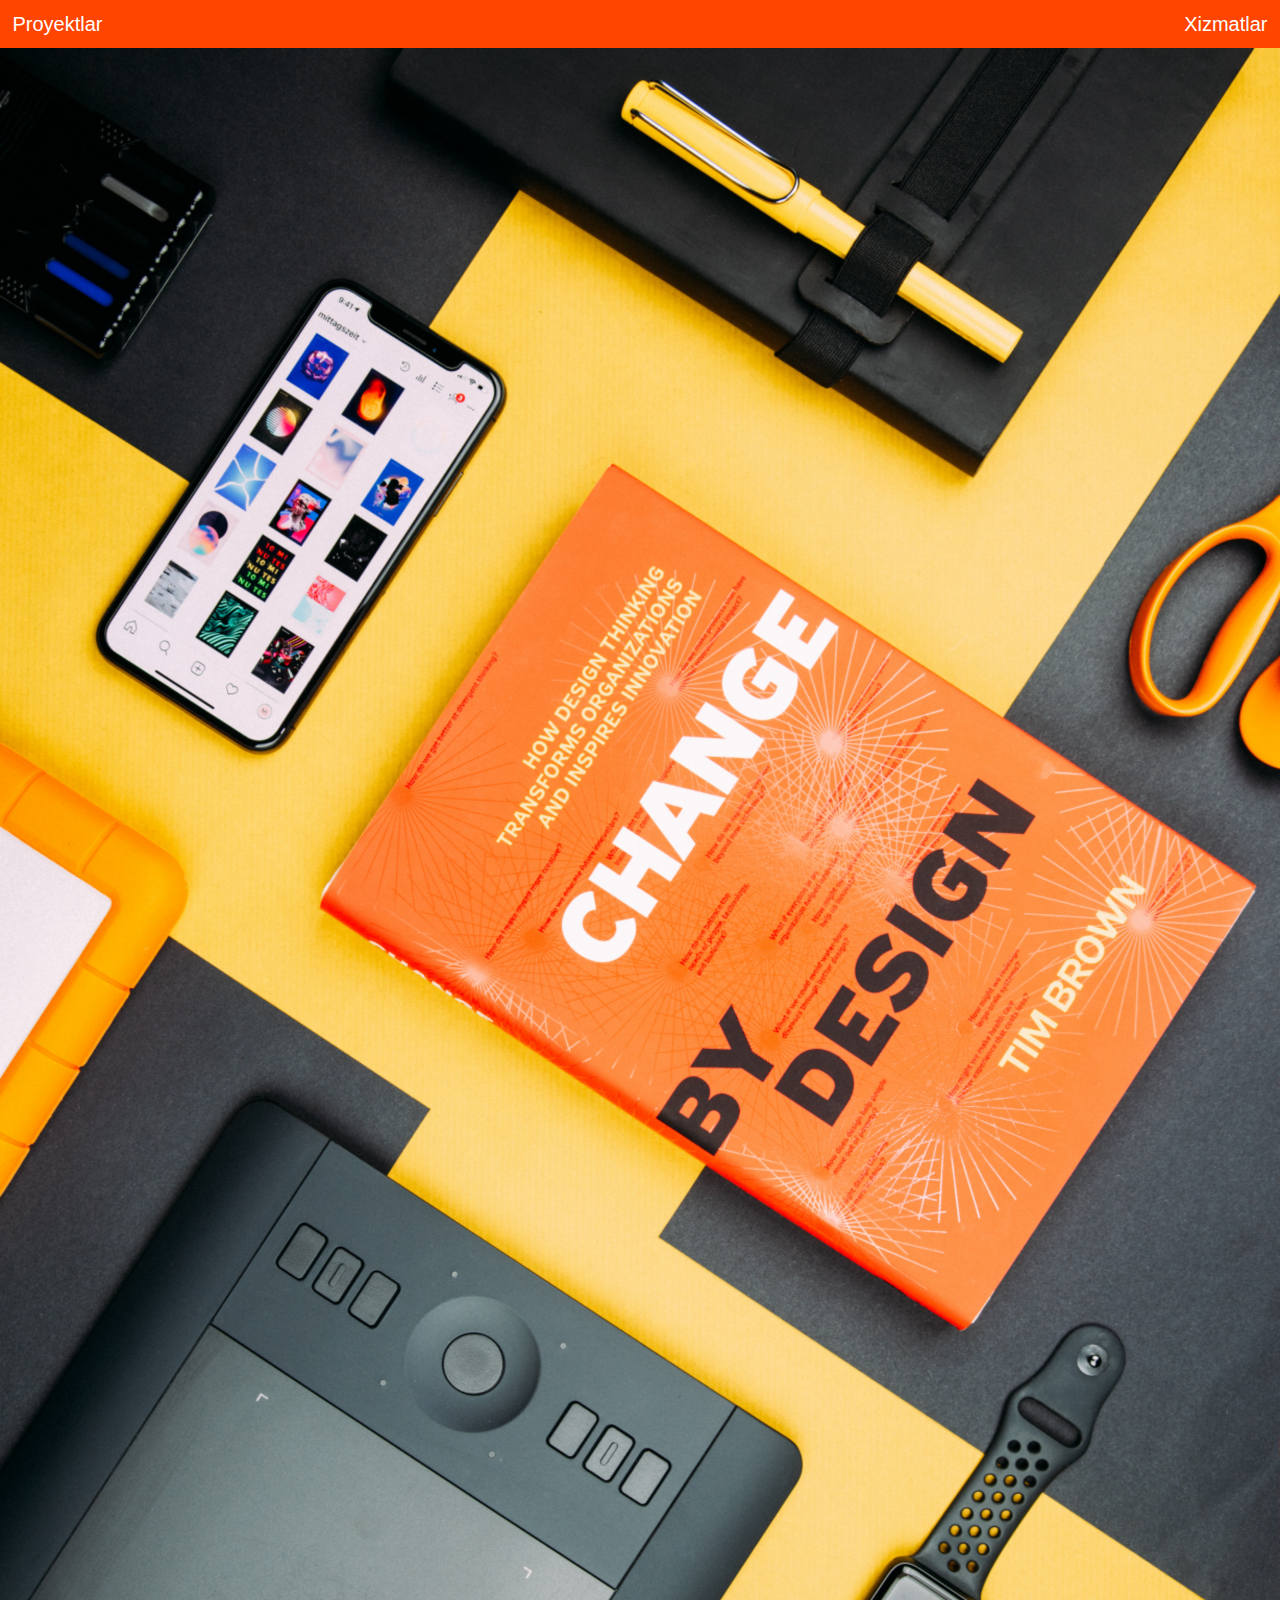
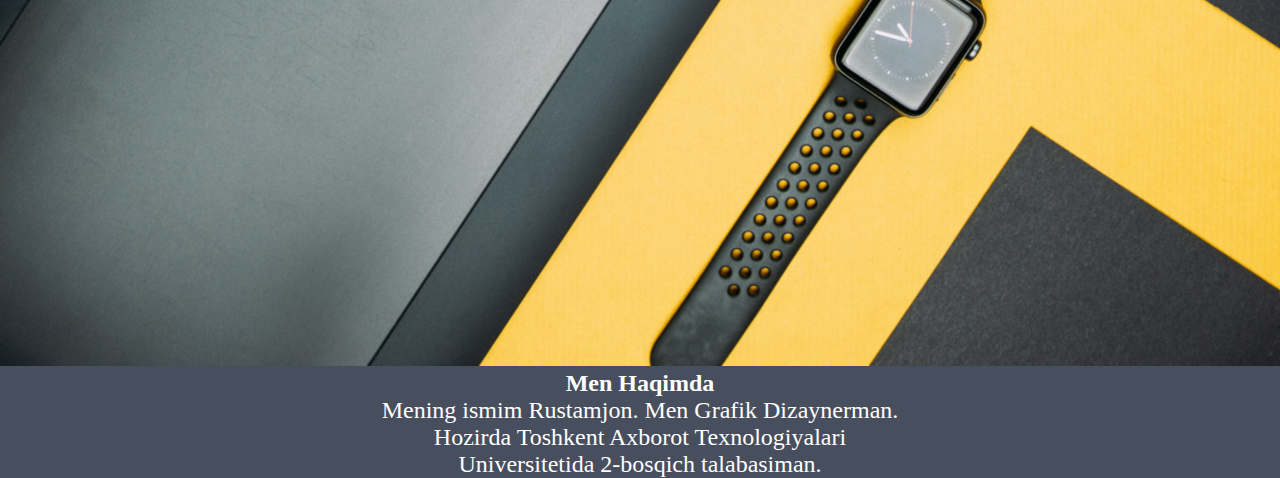
<file: index.html>
<!DOCTYPE html>
<html lang="en" dir="ltr">

<head>
  <meta charset="utf-8">
  <link rel="stylesheet" href="css/styles.css">
  <meta name="viewport" content="width=device-width, initial-scale=1.0">
  <title>Bosh sahifa</title>
  <link rel="icon" href="favicon/favicon1.png">
</head>

<body>


  <header class="main-header">
    <ul class="nav">
      <span class="proy">
        <li><a href="projects.html">Proyektlar</a></li>
      </span>
      <span>
        <li><a href="works.html">Xizmatlar</a></li>
      </span>
    </ul>
  </header>

          <img src="img/design.jpg" alt="rasm" class="responsive">


<footer class="bottom2">
  <h1 class="men-haqimda">Men Haqimda</h1>
  <p class="men-haqimda">Mening ismim Rustamjon. Men Grafik Dizaynerman.</p>
  <p class="men-haqimda">Hozirda Toshkent Axborot Texnologiyalari</p>
  <p class="men-haqimda">Universitetida 2-bosqich talabasiman.</p>
</footer>

</body>

</html>
</file>
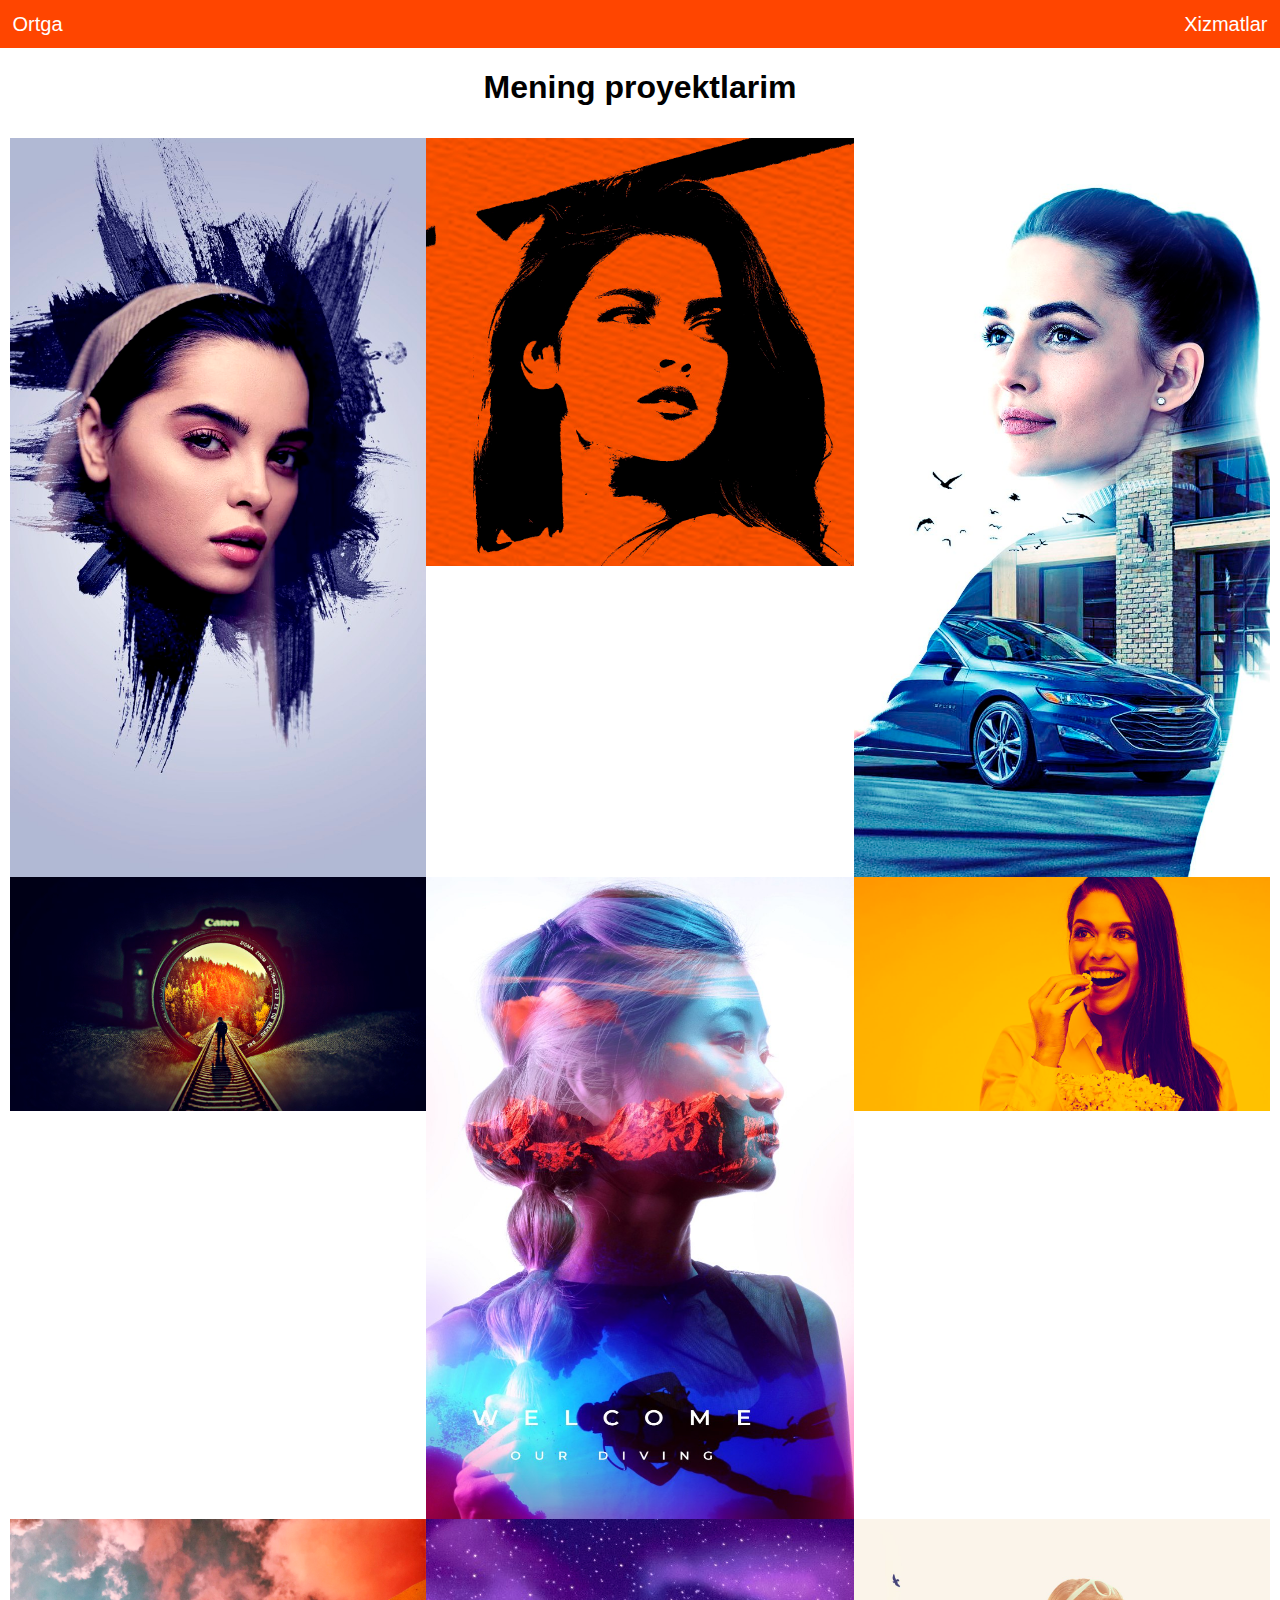
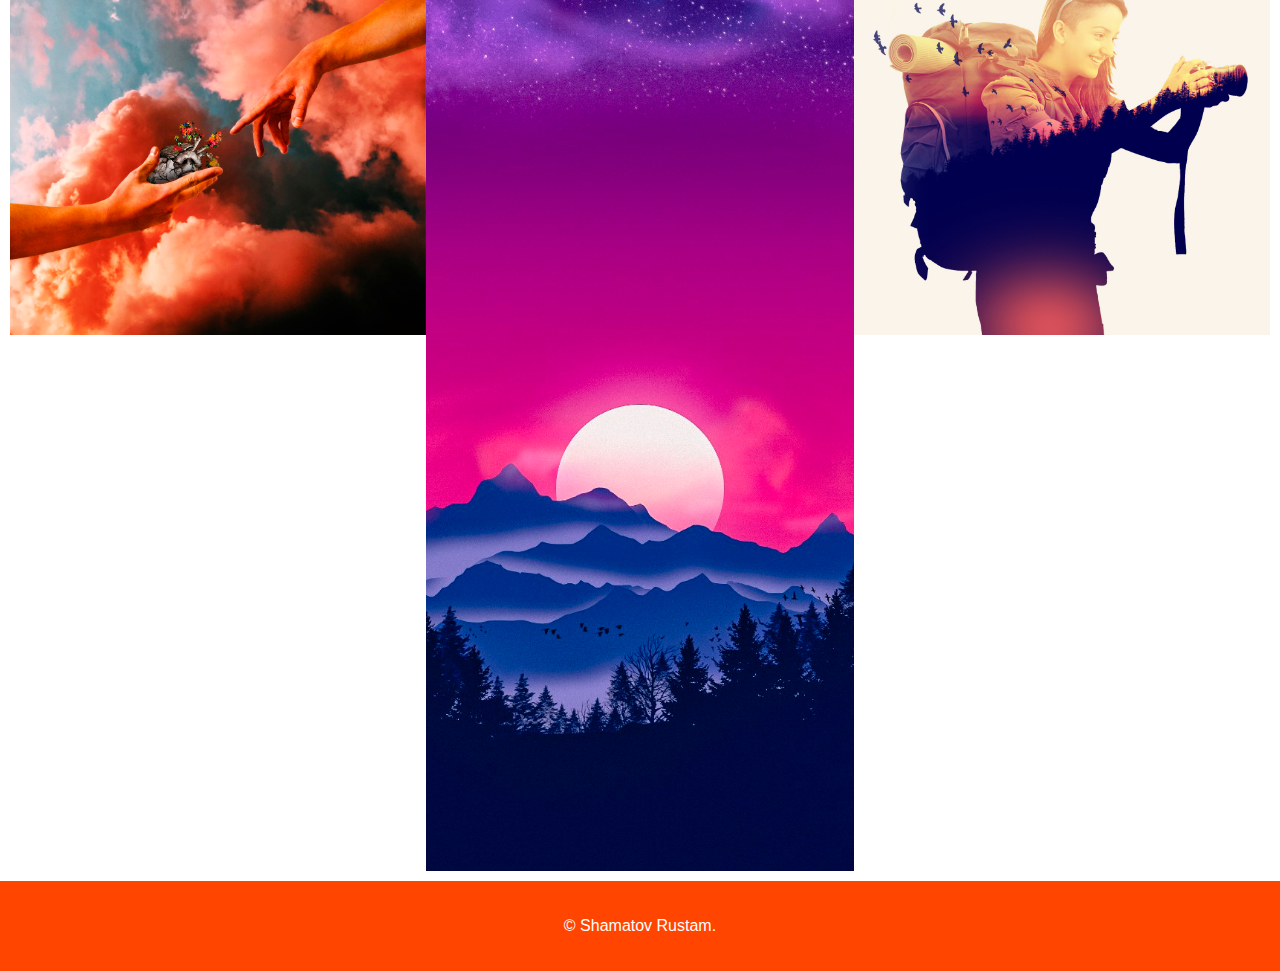
<file: projects.html>
<!DOCTYPE html>
<html lang="en" dir="ltr">

<head>
  <meta charset="utf-8">
  <link rel="stylesheet" href="css/styles.css">
  <meta name="viewport" content="width=device-width, initial-scale=1.0">
  <title>Proyektlar</title>
  <link rel="icon" href="favicon/favicon1.png">
  <style>
    body {
      background-color: white;
      font-family: Arial, Helvetica, sans-serif;
    }

    .gallery {
      display: flex;
      flex-direction: row;
      flex-wrap: wrap;
      padding: 10px;
    }


    .Item1 {
      width: 33%;
      height: auto;
    }

    .Item2 {
      width: 34%;
      height: auto;
      align-self: flex-start;
    }

    .Item3 {
      width: 33%;
      height: auto;
    }

    .Item4 {
      width: 33%;
      height: auto;
      align-self: flex-start;
    }

    .Item5 {
      width: 34%;
      height: auto;
    }

    .Item6 {
      width: 33%;
      height: auto;
      align-self: flex-start;

    }

    .Item7 {
      width: 33%;
      height: auto;
      align-self: flex-start;
    }

    .Item8 {
      width: 34%;
      height: auto;
    }

    .Item9 {
      width: 33%;
      height: auto;
      align-self: flex-start;
    }

    .copywrite {
      padding: 20px 0;
      color: white;
    }

    .bottom2 {
      display: flex;
      background: orangered;
      flex-direction: row;
      justify-content: center;
    }

    @media screen and (max-width: 650px) {

      .gallery,
      .itemw {
        display: flex;
        flex-direction: column;
        flex-wrap: wrap;
        width: 100%;
        height: auto;
        padding: 0px;
        margin-top: 5px;
        margin-bottom: 15px;
      }

      .nav {
        font-size: 1.5em;

      }


    }
  </style>
</head>


<body>

  <header class="main-header">
    <ul class="nav">
      <span class="proy">
        <li><a href="index.html">Ortga</a></li>
      </span>
      <span>
        <li><a href="works.html">Xizmatlar</a></li>
      </span>
    </ul>
  </header>


  <h1 style="text-align:center">Mening proyektlarim</h1>
  <div class="gallery">
    <img src="img/sample6.jpg" alt="Sample photo" class="Item1 itemw">
    <img src="img/sample7.jpg" alt="Sample photo" class="Item2 itemw">
    <img src="img/sample8.jpg" alt="Sample photo" class="Item3 itemw">
    <img src="img/sample1.jpg" alt="Sample photo" class="Item4 itemw">
    <img src="img/sample5.jpg" alt="Sample photo" class="Item5 itemw">
    <img src="img/sample2.jpg" alt="Sample photo" class="Item6 itemw">
    <img src="img/sample4.jpg" alt="Sample photo" class="Item7 itemw">
    <img src="img/sample3.jpg" alt="Sample photo" class="Item8 itemw">
    <img src="img/main-photo.jpg" alt="Sample photo" class="Item9 itemw">
  </div>

  <footer class="bottom2">
    <p class="copywrite">© Shamatov Rustam.</p>
  </footer>

</body>

</html>
</file>
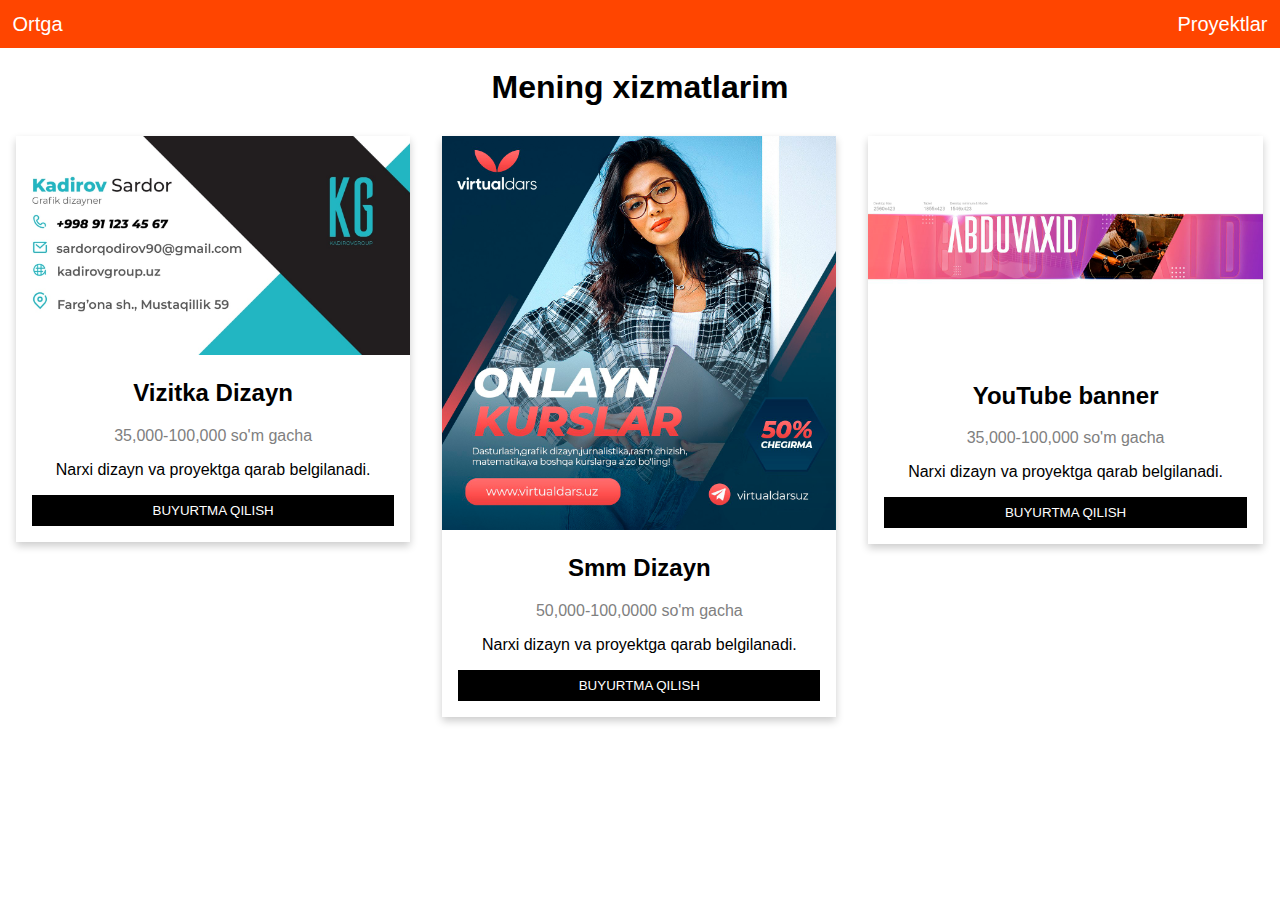
<file: works.html>
<!DOCTYPE html>
<html lang="en" dir="ltr">

<head>
  <meta charset="utf-8">
  <link rel="stylesheet" href="css/styles.css">
  <meta name="viewport" content="width=device-width, initial-scale=1.0">
  <link rel="icon" href="favicon/favicon1.png">
  <title>Xizmatlar</title>
  <style>
    body {
      background-color: white;
      font-family: Arial, Helvetica, sans-serif;
      margin: 0;
    }

    html {
      box-sizing: border-box;
    }

    *,
    *:before,
    *:after {
      box-sizing: inherit;
    }

    .column {
      float: left;
      width: 33.3%;
      margin-bottom: 16px;
      padding: 0 8px;
    }

    .card {
      box-shadow: 0 4px 8px 0 rgba(0, 0, 0, 0.2);
      margin: 8px;
    }


    .container {
      text-align: center;
      padding: 0 16px;
    }

    .container::after,
    .row::after {
      content: "";
      clear: both;
      display: table;
    }

    .title {
      color: grey;
    }

    .button {
      border: none;
      outline: 0;
      display: inline-block;
      padding: 8px;
      color: white;
      background-color: #000;
      text-align: center;
      cursor: pointer;
      width: 100%;
    }

    .button:hover {
      background-color: #555;
    }


    @media screen and (max-width: 650px) {
      .column {
        width: 100%;
        display: block;
        font-size: 1.5em;
      }

      .nav {
        font-size: 1.5em;

      }
    }
  </style>
</head>

<body>
  <header class="main-header">
    <ul class="nav">
      <span class="proy">
        <li><a href="index.html">Ortga</a></li>
      </span>
      <span>
        <li><a href="projects.html">Proyektlar</a></li>
      </span>

    </ul>
  </header>


  <h1 style="text-align:center">Mening xizmatlarim</h1>
  <div class="row">
    <div class="column">
      <div class="card">
        <img src="img/vizitka.jpg" alt="rasm" style="width:100%">
        <div class="container">
          <h2>Vizitka Dizayn</h2>
          <p class="title">35,000-100,000 so'm gacha</p>
          <p>Narxi dizayn va proyektga qarab belgilanadi.</p>
          <p><button class="button"><a href="https://telegram.me/Rustamjon_627">BUYURTMA QILISH</a></button></p>
        </div>
      </div>
    </div>

    <div class="column">
      <div class="card">
        <img src="img/smm.jpg" alt="rasm" style="width:100%">
        <div class="container">
          <h2>Smm Dizayn</h2>
          <p class="title">50,000-100,0000 so'm gacha</p>
          <p>Narxi dizayn va proyektga qarab belgilanadi.</p>
          <p><button class="button"><a href="https://telegram.me/Rustamjon_627">BUYURTMA QILISH</a></button></p>
        </div>
      </div>
    </div>

    <div class="column">
      <div class="card">
        <img src="img/youtube-banner.jpg" alt="rasm" style="width:100%">
        <div class="container">
          <h2>YouTube banner</h2>
          <p class="title">35,000-100,000 so'm gacha</p>
          <p>Narxi dizayn va proyektga qarab belgilanadi.</p>
          <p><button class="button"><a href="https://telegram.me/Rustamjon_627">BUYURTMA QILISH</a></button></p>
        </div>
      </div>
    </div>
  </div>




</body>




</html>
</file>
<file: css/styles.css>
body {
  margin: 0;
  background-color: #474e5d;
}

.main-header {
  display: flex;
  background: orangered;
  font-size: 20px;
  padding: 0.6250em;
  font-family: Arial, Helvetica, sans-serif;
}

.nav {
  list-style-type: none;
  padding: 0;
  margin: 0;
  display: flex;
  flex-direction: row;
  justify-content: flex-end;
  flex: 3;
}

a:link {
  color: white;
  text-decoration: none;
}

a:hover {
  color: yellow;
}

a {
  color: white;
}

.responsive {
    width: 100%;
    height: auto;
}

.skill-p {
  font-size: 1.5em;
}

.about-section {
  text-align: center;
  background-color: orangered;
  color: white;
  font-family: Arial, Helvetica, sans-serif;
}

.proy {
  margin-right: auto;
}

.men-haqimda {
  font-size: 1.5em;
  margin: 0;
  text-align: center;
}

.bottom2 {
  background: #474e5d;
  color: white;
}

.copywrite {
  padding: 20px 0;
  color: white;
}


@media screen and (max-width: 650px) {
  .about-section {
    font-size: 1.5em;
  }


}
</file>
